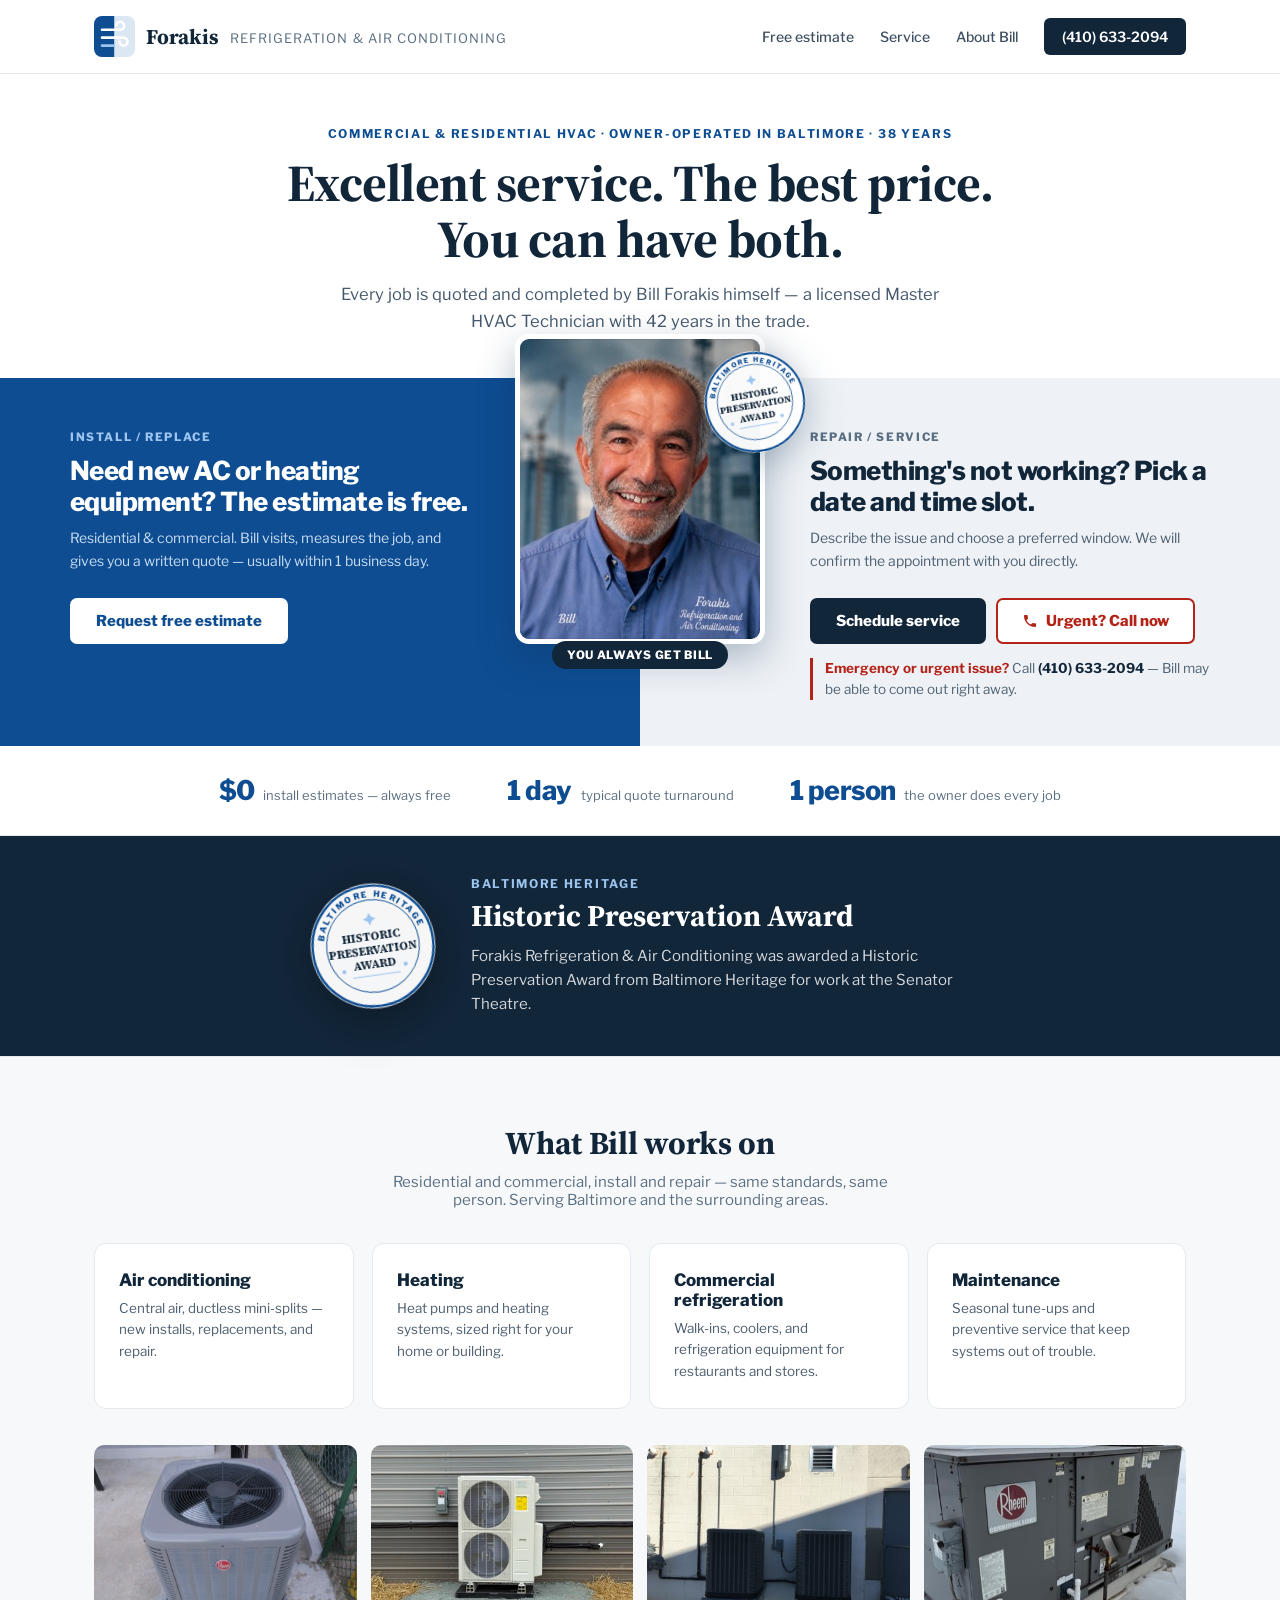
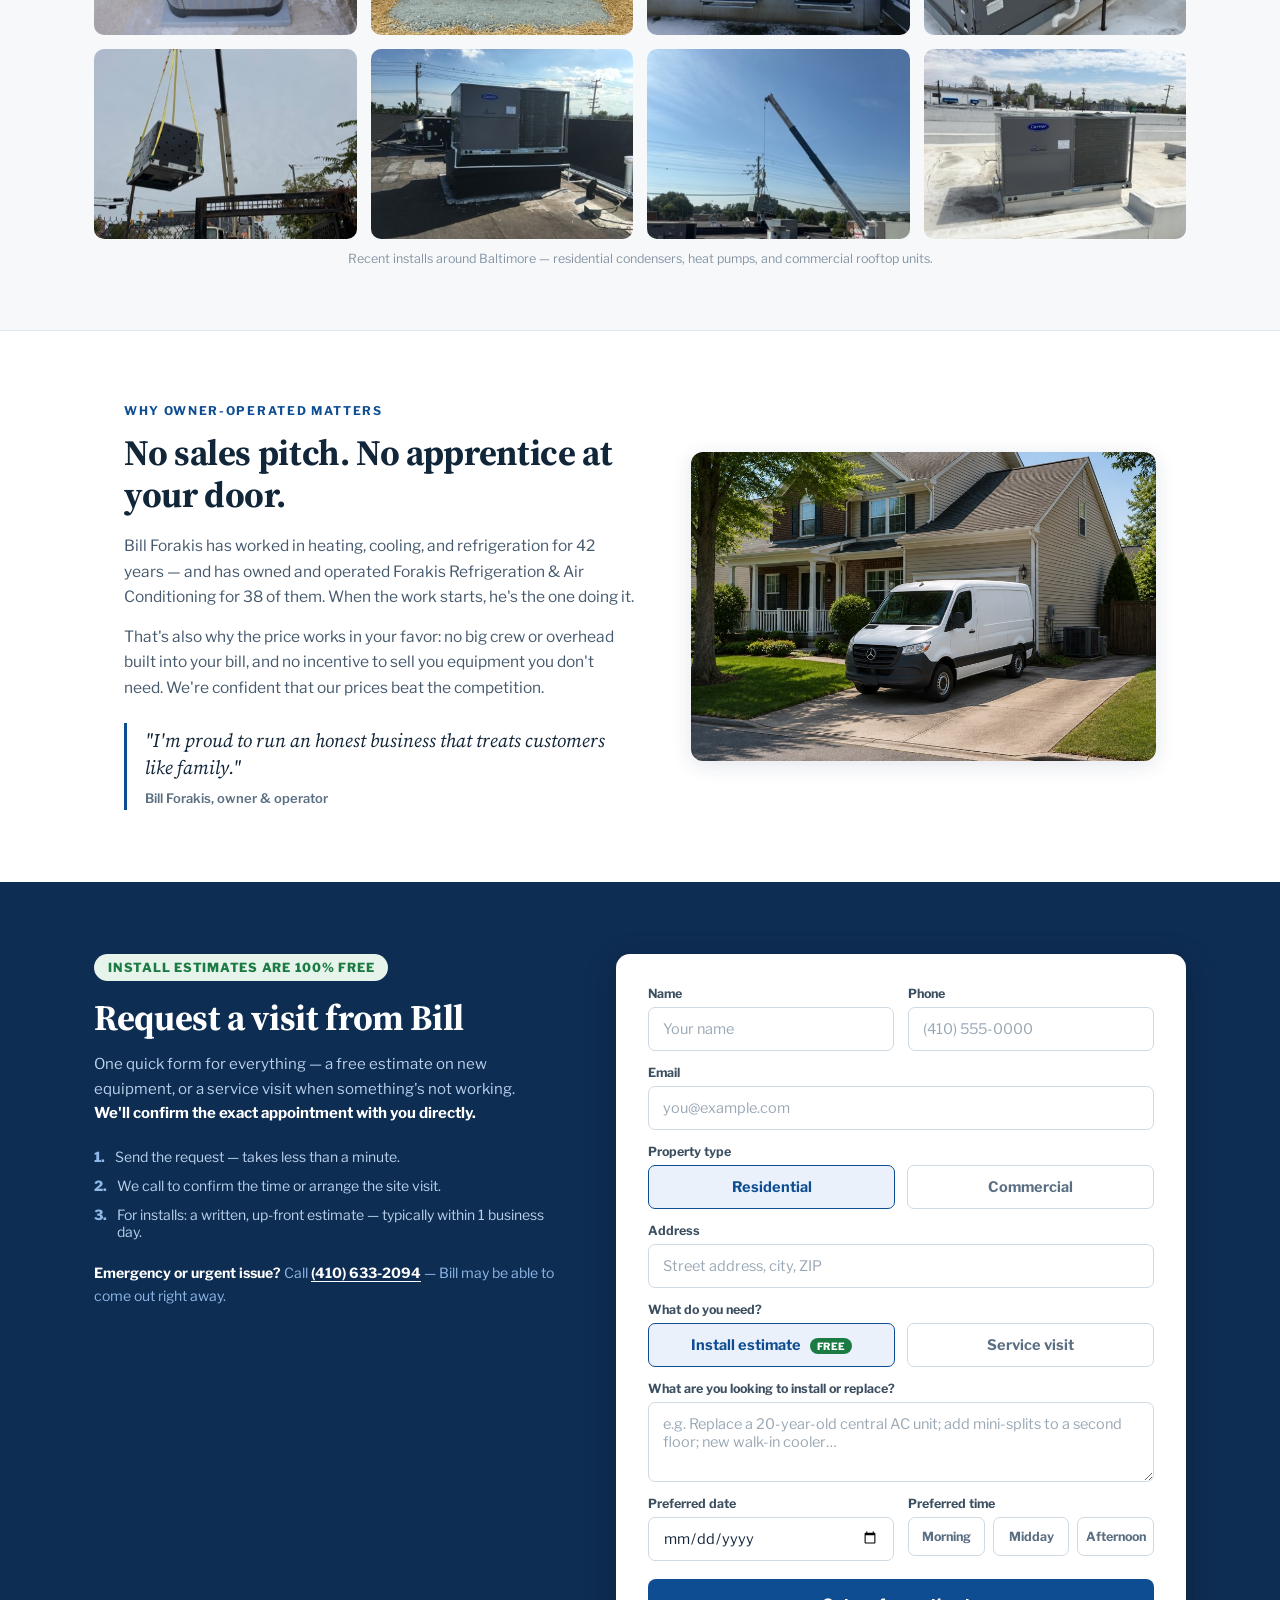
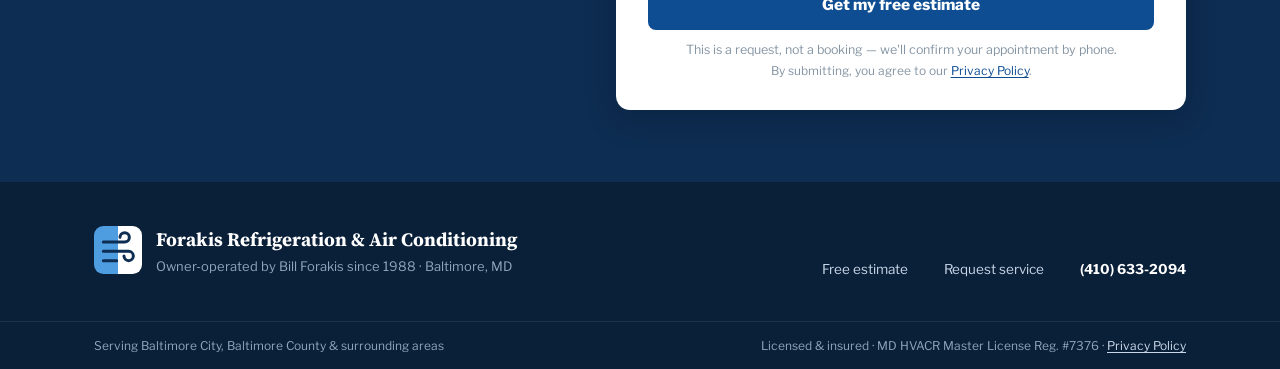
<file: index.html>
<!DOCTYPE html>
<!-- Forakis Refrigeration & Air Conditioning -->
<html lang="en">
<head>
<meta charset="utf-8">
<meta name="viewport" content="width=device-width, initial-scale=1">

<!-- Google tag (gtag.js) — Google Ads AW-18494647049 -->
<script async src="https://www.googletagmanager.com/gtag/js?id=AW-18494647049"></script>
<script>
  window.dataLayer = window.dataLayer || [];
  function gtag(){dataLayer.push(arguments);}
  gtag('js', new Date());
  gtag('config', 'AW-18494647049');
</script>

<!-- Microsoft Advertising UET tag 187278685 -->
<script>
(function(w, d, t, u, o) {
  w[u] = w[u] || [], o.ts = (new Date).getTime();
  var n = d.createElement(t);
  n.src = "https://bat.bing.net/bat.js?ti=" + o.ti + ("uetq" != u ? "&q=" + u : ""),
  n.async = 1, n.onload = n.onreadystatechange = function() {
    var s = this.readyState;
    s && "loaded" !== s && "complete" !== s ||
    (o.q = w[u], w[u] = new UET(o), w[u].push("pageLoad"),
    n.onload = n.onreadystatechange = null)
  };
  var i = d.getElementsByTagName(t)[0];
  i.parentNode.insertBefore(n, i);
})(window, document, "script", "uetq", {
  ti: "187278685",
  enableAutoSpaTracking: true
});
</script>

<title>HVAC Installation &amp; Repair in Baltimore, MD | Forakis Refrigeration &amp; Air Conditioning</title>
<meta name="description" content="Owner-operated HVAC install &amp; service in Baltimore. Free install estimates — quoted by Bill Forakis himself, a Master HVAC Technician with 42 years in the trade. Call (410) 633-2094.">

<link rel="icon" type="image/svg+xml" href="favicon.svg">
<link rel="apple-touch-icon" href="apple-touch-icon.png">
<link rel="canonical" href="https://forakisrefrigeration.com/">

<!-- Open Graph -->
<meta property="og:type" content="website">
<meta property="og:url" content="https://forakisrefrigeration.com/">
<meta property="og:title" content="Excellent service. The best price. You can have both.">
<meta property="og:description" content="Owner-operated HVAC install &amp; service in Baltimore. Free install estimates, typically quoted within 1 business day.">
<meta property="og:image" content="https://forakisrefrigeration.com/images/og-image.jpg">
<meta property="og:site_name" content="Forakis Refrigeration &amp; Air Conditioning">

<link rel="preconnect" href="https://fonts.googleapis.com">
<link rel="preconnect" href="https://fonts.gstatic.com" crossorigin>
<link href="https://fonts.googleapis.com/css2?family=Source+Serif+4:ital,opsz,wght@0,8..60,400;0,8..60,600;0,8..60,700;1,8..60,400&family=Libre+Franklin:wght@400;500;600;700;800&display=swap" rel="stylesheet">

<link rel="stylesheet" href="styles.css?v=11">

<script type="application/ld+json">
{
  "@context": "https://schema.org",
  "@type": "HVACBusiness",
  "name": "Forakis Refrigeration & Air Conditioning",
  "description": "Owner-operated HVAC installation, repair, and commercial refrigeration service in Baltimore, MD. Free install estimates.",
  "telephone": "+14106332094",
  "url": "https://forakisrefrigeration.com/",
  "image": "https://forakisrefrigeration.com/images/og-image.jpg",
  "logo": "https://forakisrefrigeration.com/assets/forakis-mark.svg",
  "address": {
    "@type": "PostalAddress",
    "addressLocality": "Baltimore",
    "addressRegion": "MD",
    "addressCountry": "US"
  },
  "areaServed": ["Baltimore City", "Baltimore County"],
  "founder": {
    "@type": "Person",
    "name": "Bill Forakis",
    "hasCredential": {
      "@type": "EducationalOccupationalCredential",
      "credentialCategory": "license",
      "name": "Maryland HVACR Contractor Master License",
      "identifier": "7376",
      "recognizedBy": {
        "@type": "GovernmentOrganization",
        "name": "Maryland Board of Heating, Ventilation, Air-Conditioning, and Refrigeration Contractors"
      }
    }
  },
  "foundingDate": "1988",
  "award": "Baltimore Heritage Historic Preservation Award — restoration & rehabilitation of the Senator Theatre",
  "priceRange": "$$"
}
</script>
</head>
<body id="top">

<!-- ============ NAV ============ -->
<header class="nav">
  <div class="nav__inner">
    <a href="#top" class="nav__brand" aria-label="Forakis Refrigeration &amp; Air Conditioning — home">
      <img src="assets/forakis-mark.svg" alt="" width="41" height="41" class="nav__mark">
      <span class="nav__lockup">
        <span class="nav__wordmark">Forakis</span>
        <span class="nav__subtitle">Refrigeration &amp; Air Conditioning</span>
      </span>
    </a>
    <nav class="nav__links" aria-label="Primary">
      <a href="#request" class="nav__link" data-request-type="Install">Free estimate</a>
      <a href="#request" class="nav__link" data-request-type="Service">Service</a>
      <a href="#about" class="nav__link">About Bill</a>
      <a href="tel:4106332094" class="nav__phone" data-track="phone"><span class="m-text">Call </span>(410)&nbsp;633-2094</a>
    </nav>
  </div>
</header>

<main>

<!-- ============ HERO ============ -->
<section class="hero" aria-labelledby="hero-title">
  <div class="hero__intro">
    <p class="eyebrow">
      <span class="d-text">Commercial &amp; Residential HVAC · Owner-operated in Baltimore · 38 years</span><span class="m-text">Commercial &amp; Residential HVAC · Baltimore</span>
    </p>
    <h1 id="hero-title" class="hero__title">Excellent service. The best price.<br class="d-br">
      <span class="m-sp"> </span>You can have both.</h1>
    <p class="hero__sub">Every job is quoted and completed by Bill Forakis himself — a licensed Master HVAC Technician with 42 years in the trade.</p>
  </div>

  <div class="hero__split">
    <div class="hero__spine">
      <img src="images/bill-forakis-500.jpg"
           srcset="images/bill-forakis-320.jpg 320w, images/bill-forakis-500.jpg 500w"
           sizes="(min-width: 900px) 250px, 200px"
           alt="Bill Forakis, owner" width="500" height="625"
           class="hero__portrait" fetchpriority="high">
      <div class="hero__badge">YOU ALWAYS GET BILL</div>
      <a href="#award" class="hero__seal" aria-label="Historic Preservation Award from Baltimore Heritage">
        <svg class="award-stamp" viewBox="0 0 160 160" aria-hidden="true" focusable="false">
          <circle cx="80" cy="80" r="78" fill="rgba(255,255,255,.96)"/>
          <circle cx="80" cy="80" r="75.5" fill="none" stroke="#0e4d92" stroke-width="3"/>
          <circle cx="80" cy="80" r="58" fill="none" stroke="#0e4d92" stroke-width="1.2"/>
          <defs>
            <path id="award-arc-top-photo" d="M 18.5,80 A 61.5,61.5 0 0 1 141.5,80"/>
          </defs>
          <text font-family="'Libre Franklin',sans-serif" font-size="10.5" font-weight="800" letter-spacing="2.2" fill="#0e4d92">
            <textPath href="#award-arc-top-photo" startOffset="50%" text-anchor="middle">BALTIMORE HERITAGE</textPath>
          </text>
          <path d="M 80 96.5 m -30 0 h 60" stroke="#9cc4ef" stroke-width="1.4" transform="translate(0,20)"/>
          <path d="M 40 108 a 2.6 2.6 0 1 1 -0.01 0" fill="#9cc4ef" transform="translate(0,-3)"/>
          <path d="M 117.4 108 a 2.6 2.6 0 1 1 -0.01 0" fill="#9cc4ef" transform="translate(0,-3)"/>
          <path d="M 80 38 l 2.6 5.4 5.4 2.6 -5.4 2.6 -2.6 5.4 -2.6 -5.4 -5.4 -2.6 5.4 -2.6 Z" fill="#9cc4ef"/>
          <text x="80" y="73" text-anchor="middle" font-family="'Source Serif 4',serif" font-size="14.5" font-weight="700" fill="#12263a">HISTORIC</text>
          <text x="80" y="90" text-anchor="middle" font-family="'Source Serif 4',serif" font-size="14.5" font-weight="700" fill="#12263a">PRESERVATION</text>
          <text x="80" y="107" text-anchor="middle" font-family="'Source Serif 4',serif" font-size="14.5" font-weight="700" fill="#12263a">AWARD</text>
        </svg>
      </a>
    </div>

    <div class="panel panel--install">
      <div class="panel__content">
        <p class="panel__eyebrow">Install / Replace</p>
        <h2 class="panel__title">Need new AC or heating equipment? The estimate is free.</h2>
        <p class="panel__body"><span class="d-text">Residential &amp; commercial. Bill visits, measures the job, and gives you a written quote — usually within 1 business day.</span><span class="m-text">Residential &amp; commercial. A written quote, usually within 1 business day.</span></p>
        <a href="#request" class="panel__cta panel__cta--light" data-request-type="Install">Request free estimate</a>
      </div>
    </div>
    <div class="panel panel--service">
      <div class="panel__content">
        <p class="panel__eyebrow">Repair / Service</p>
        <h2 class="panel__title">Something's not working? Pick a date and time slot.</h2>
        <p class="panel__body">Describe the issue and choose a preferred window. We will confirm the appointment with you directly.</p>
        <div class="panel__actions">
          <div class="panel__btns">
            <a href="#request" class="panel__cta panel__cta--dark" data-request-type="Service">Schedule service</a>
            <a href="tel:4106332094" class="panel__cta panel__cta--urgent" data-track="phone"><svg class="panel__cta-icon" viewBox="0 0 24 24" aria-hidden="true" focusable="false"><path d="M6.6 10.8a15.1 15.1 0 0 0 6.6 6.6l2.2-2.2a1 1 0 0 1 1-.25 11.4 11.4 0 0 0 3.6.57 1 1 0 0 1 1 1V20a1 1 0 0 1-1 1A17 17 0 0 1 3 4a1 1 0 0 1 1-1h3.5a1 1 0 0 1 1 1c0 1.25.2 2.45.57 3.57a1 1 0 0 1-.25 1z"/></svg>Urgent? Call now</a>
          </div>
          <p class="panel__urgent"><strong>Emergency or urgent issue?</strong> Call <a href="tel:4106332094" data-track="phone">(410)&nbsp;633-2094</a> — Bill may be able to come out right away.</p>
        </div>
      </div>
    </div>
  </div>

  <div class="stats">
    <div class="stat"><span class="stat__num">$0</span><span class="stat__label"><span class="d-text">install estimates — always free</span><span class="m-text">install estimates</span></span></div>
    <div class="stat"><span class="stat__num">1 day</span><span class="stat__label"><span class="d-text">typical quote turnaround</span><span class="m-text">quote turnaround</span></span></div>
    <div class="stat"><span class="stat__num">1 person</span><span class="stat__label"><span class="d-text">the owner does every job</span><span class="m-text">the owner, every job</span></span></div>
  </div>
</section>

<!-- ============ AWARD ============ -->
<section class="award" id="award" aria-labelledby="award-title">
  <div class="award__inner">
    <svg class="award-stamp" viewBox="0 0 160 160" role="img" aria-labelledby="award-stamp-title">
      <title id="award-stamp-title">Historic Preservation Award — Baltimore Heritage</title>
      <circle cx="80" cy="80" r="78" fill="rgba(255,255,255,.96)"/>
      <circle cx="80" cy="80" r="75.5" fill="none" stroke="#0e4d92" stroke-width="3"/>
      <circle cx="80" cy="80" r="58" fill="none" stroke="#0e4d92" stroke-width="1.2"/>
      <defs>
        <path id="award-arc-top" d="M 18.5,80 A 61.5,61.5 0 0 1 141.5,80"/>
      </defs>
      <text font-family="'Libre Franklin',sans-serif" font-size="10.5" font-weight="800" letter-spacing="2.2" fill="#0e4d92">
        <textPath href="#award-arc-top" startOffset="50%" text-anchor="middle">BALTIMORE HERITAGE</textPath>
      </text>
      <path d="M 80 96.5 m -30 0 h 60" stroke="#9cc4ef" stroke-width="1.4" transform="translate(0,20)"/>
      <path d="M 40 108 a 2.6 2.6 0 1 1 -0.01 0" fill="#9cc4ef" transform="translate(0,-3)"/>
      <path d="M 117.4 108 a 2.6 2.6 0 1 1 -0.01 0" fill="#9cc4ef" transform="translate(0,-3)"/>
      <path d="M 80 38 l 2.6 5.4 5.4 2.6 -5.4 2.6 -2.6 5.4 -2.6 -5.4 -5.4 -2.6 5.4 -2.6 Z" fill="#9cc4ef"/>
      <text x="80" y="73" text-anchor="middle" font-family="'Source Serif 4',serif" font-size="14.5" font-weight="700" fill="#12263a">HISTORIC</text>
      <text x="80" y="90" text-anchor="middle" font-family="'Source Serif 4',serif" font-size="14.5" font-weight="700" fill="#12263a">PRESERVATION</text>
      <text x="80" y="107" text-anchor="middle" font-family="'Source Serif 4',serif" font-size="14.5" font-weight="700" fill="#12263a">AWARD</text>
    </svg>
    <div class="award__text">
      <p class="award__eyebrow">Baltimore Heritage</p>
      <h2 id="award-title" class="award__title">Historic Preservation Award</h2>
      <p class="award__body">Forakis Refrigeration &amp; Air Conditioning was awarded a Historic Preservation Award from Baltimore Heritage for work at the Senator Theatre.</p>
    </div>
  </div>
</section>

<!-- ============ SERVICES ============ -->
<section class="services" aria-labelledby="services-title">
  <div class="services__inner">
    <div class="services__header">
      <div class="services__heading">
        <h2 id="services-title" class="services__title">What Bill works on</h2>
        <p class="services__sub">Residential and commercial, install and repair — same standards, same person.<span class="d-text"> Serving Baltimore and the surrounding areas.</span></p>
      </div>
    </div>
    <div class="services__cards">
      <div class="card">
        <h3 class="card__title">Air conditioning</h3>
        <p class="card__body"><span class="d-text">Central air, ductless mini-splits — new installs, replacements, and repair.</span><span class="m-text">Central air &amp; mini-splits</span></p>
      </div>
      <div class="card">
        <h3 class="card__title">Heating</h3>
        <p class="card__body"><span class="d-text">Heat pumps and heating systems, sized right for your home or building.</span><span class="m-text">Heat pumps &amp; systems</span></p>
      </div>
      <div class="card">
        <h3 class="card__title"><span class="d-text">Commercial refrigeration</span><span class="m-text">Refrigeration</span></h3>
        <p class="card__body"><span class="d-text">Walk-ins, coolers, and refrigeration equipment for restaurants and stores.</span><span class="m-text">Walk-ins &amp; coolers</span></p>
      </div>
      <div class="card">
        <h3 class="card__title">Maintenance</h3>
        <p class="card__body"><span class="d-text">Seasonal tune-ups and preventive service that keep systems out of trouble.</span><span class="m-text">Seasonal tune-ups</span></p>
      </div>
    </div>
    <div class="photo-grid">
      <img loading="lazy" src="images/condenser-install-800.jpg" srcset="images/condenser-install-400.jpg 400w, images/condenser-install-800.jpg 800w" sizes="(min-width: 900px) 270px, 50vw" alt="Residential condenser install">
      <img loading="lazy" src="images/heat-pump-install-800.jpg" srcset="images/heat-pump-install-400.jpg 400w, images/heat-pump-install-800.jpg 800w" sizes="(min-width: 900px) 270px, 50vw" alt="High-efficiency heat pump install">
      <img loading="lazy" src="images/twin-condensers-800.jpg" srcset="images/twin-condensers-400.jpg 400w, images/twin-condensers-800.jpg 800w" sizes="(min-width: 900px) 270px, 50vw" alt="Twin condenser units on wall-mounted brackets">
      <img loading="lazy" src="images/rooftop-unit-800.jpg" srcset="images/rooftop-unit-400.jpg 400w, images/rooftop-unit-800.jpg 800w" sizes="(min-width: 900px) 270px, 50vw" alt="Commercial rooftop unit">
      <img loading="lazy" src="images/crane-lift-800.jpg" srcset="images/crane-lift-400.jpg 400w, images/crane-lift-800.jpg 800w" sizes="(min-width: 900px) 270px, 50vw" alt="Crane-lifting a rooftop unit into place">
      <img loading="lazy" class="d-cell" src="images/rooftop-install-800.jpg" srcset="images/rooftop-install-400.jpg 400w, images/rooftop-install-800.jpg 800w" sizes="(min-width: 900px) 270px, 50vw" alt="Commercial rooftop install">
      <img loading="lazy" class="d-cell" src="images/crane-roof-800.jpg" srcset="images/crane-roof-400.jpg 400w, images/crane-roof-800.jpg 800w" sizes="(min-width: 900px) 270px, 50vw" alt="Crane setting equipment on a commercial roof">
      <img loading="lazy" src="images/packaged-rtu-800.jpg" srcset="images/packaged-rtu-400.jpg 400w, images/packaged-rtu-800.jpg 800w" sizes="(min-width: 900px) 270px, 50vw" alt="Packaged rooftop unit install">
    </div>
    <p class="photo-caption">Recent installs around Baltimore<span class="d-text"> — residential condensers, heat pumps, and commercial rooftop units.</span></p>
  </div>
</section>

<!-- ============ ABOUT BILL ============ -->
<section class="about" id="about" aria-labelledby="about-title">
  <div class="about__text">
    <p class="eyebrow">Why owner-operated matters</p>
    <h2 id="about-title" class="about__title">No sales pitch. No apprentice at your door.</h2>
    <p class="about__body">Bill Forakis has worked in heating, cooling, and refrigeration for 42 years — and has owned and operated Forakis Refrigeration &amp; Air Conditioning for 38 of them. When the work starts, he's the one doing it.</p>
    <p class="about__body">That's also why the price works in your favor: no big crew or overhead built into your bill, and no incentive to sell you equipment you don't need. We're confident that our prices beat the competition.</p>
    <blockquote class="pullquote">
      <p class="pullquote__text">"I'm proud to run an honest business that treats customers like family."</p>
      <footer class="pullquote__attr">Bill Forakis, owner &amp; operator</footer>
    </blockquote>
  </div>
  <div class="about__media">
    <img class="about__photo" loading="lazy"
         src="images/service-van-900.jpg"
         srcset="images/service-van-450.jpg 450w, images/service-van-900.jpg 900w"
         sizes="(min-width: 900px) 460px, 100vw"
         width="900" height="600"
         alt="Service van in the driveway of a Baltimore-area home">
  </div>
</section>

<!-- ============ COMBINED REQUEST FORM ============ -->
<section class="request" id="request" aria-labelledby="request-title">
  <div class="request__inner">
    <div class="request__copy">
      <p class="pill pill--free">INSTALL ESTIMATES ARE 100% FREE</p>
      <h2 id="request-title" class="request__title">Request a visit from Bill</h2>
      <p class="request__sub"><span class="d-text">One quick form for everything — a free estimate on new equipment, or a service visit when something's not working. </span><span class="m-text">One quick form — a free install estimate or a service visit. </span><strong>We'll confirm the exact appointment with you directly.</strong></p>
      <ol class="steps d-block">
        <li class="steps__item"><span class="steps__num">1.</span><span>Send the request — takes less than a minute.</span></li>
        <li class="steps__item"><span class="steps__num">2.</span><span>We call to confirm the time or arrange the site visit.</span></li>
        <li class="steps__item"><span class="steps__num">3.</span><span>For installs: a written, up-front estimate — typically within 1 business day.</span></li>
      </ol>
      <p class="request__urgent"><strong>Emergency or urgent issue?</strong> Call <a href="tel:4106332094" data-track="phone">(410)&nbsp;633-2094</a> — Bill may be able to come out right away.</p>
    </div>

    <div class="request__cardwrap">
      <form class="form-card" id="request-form" novalidate>
        <div class="row-2">
          <div class="field">
            <label class="field__label m-hide-label" for="f-name">Name</label>
            <input class="field__input" id="f-name" name="name" placeholder="Your name" autocomplete="name" required>
            <p class="field__error" id="err-name" hidden>Please enter your name.</p>
          </div>
          <div class="field">
            <label class="field__label m-hide-label" for="f-phone">Phone</label>
            <input class="field__input" id="f-phone" name="phone" placeholder="(410) 555-0000" type="tel" autocomplete="tel" required>
            <p class="field__error" id="err-phone" hidden>Please enter a valid phone number.</p>
          </div>
        </div>
        <div class="field">
          <label class="field__label m-hide-label" for="f-email">Email</label>
          <input class="field__input" id="f-email" name="email" placeholder="you@example.com" type="email" autocomplete="email">
          <p class="field__error" id="err-email" hidden>That email doesn't look right — please check it.</p>
        </div>

        <!-- honeypot — leave empty -->
        <div class="hp" aria-hidden="true"><label>Website<input name="website" tabindex="-1" autocomplete="off"></label></div>

        <fieldset class="field">
          <legend class="field__label">Property type</legend>
          <div class="toggle-grid toggle-grid--2">
            <label class="toggle is-selected"><input type="radio" name="propertyType" value="Residential" checked><span>Residential</span></label>
            <label class="toggle"><input type="radio" name="propertyType" value="Commercial"><span>Commercial</span></label>
          </div>
        </fieldset>

        <div class="field">
          <label class="field__label m-hide-label" for="f-address">Address</label>
          <input class="field__input" id="f-address" name="address" placeholder="Street address, city, ZIP" autocomplete="street-address">
        </div>

        <fieldset class="field">
          <legend class="field__label">What do you need?</legend>
          <div class="toggle-grid toggle-grid--2">
            <label class="toggle is-selected"><input type="radio" name="requestType" value="Install" checked><span>Install estimate <span class="free-tag">FREE</span></span></label>
            <label class="toggle"><input type="radio" name="requestType" value="Service"><span>Service visit</span></label>
          </div>
        </fieldset>

        <div class="field">
          <label class="field__label" for="f-details" id="details-label">What are you looking to install or replace?</label>
          <textarea class="field__input" id="f-details" name="details" rows="3" required
            placeholder="e.g. Replace a 20-year-old central AC unit; add mini-splits to a second floor; new walk-in cooler…"></textarea>
          <p class="field__error" id="err-details" hidden>Please add a few words so Bill knows what you need.</p>
        </div>

        <div class="row-2 row-2--schedule">
          <div class="field">
            <label class="field__label" for="f-date">Preferred date</label>
            <input class="field__input field__input--date" id="f-date" name="date" type="date">
          </div>
          <fieldset class="field">
            <legend class="field__label">Preferred time</legend>
            <div class="toggle-grid toggle-grid--3">
              <label class="toggle toggle--slot"><input type="radio" name="slot" value="Morning"><span>Morning</span></label>
              <label class="toggle toggle--slot"><input type="radio" name="slot" value="Midday"><span>Midday</span></label>
              <label class="toggle toggle--slot"><input type="radio" name="slot" value="Afternoon"><span>Afternoon</span></label>
            </div>
          </fieldset>
        </div>

        <p class="form-error" id="form-error" hidden>Something went wrong sending your request. Please try again, or call <a href="tel:4106332094" data-track="phone">(410)&nbsp;633-2094</a>.</p>

        <button type="submit" class="form-submit" id="submit-btn">Get my free estimate</button>
        <p class="form-footnote">This is a request, not a booking — we'll confirm your appointment by phone.</p>
        <p class="form-consent">By submitting, you agree to our <a href="privacy.html">Privacy Policy</a>.</p>
      </form>

      <div class="confirm-card" id="confirm-card" hidden tabindex="-1">
        <div class="confirm-card__check" aria-hidden="true">✓</div>
        <h3 class="confirm-card__title" id="confirm-title">Estimate request received</h3>
        <p class="confirm-card__body">Thanks<span id="confirm-name"></span>. We'll call you to confirm<span id="confirm-slot"></span>. If it's urgent, call <a href="tel:4106332094" data-track="phone">(410)&nbsp;633-2094</a>.</p>
      </div>
    </div>
  </div>
</section>

</main>

<!-- ============ FOOTER ============ -->
<footer class="footer">
  <div class="footer__main">
    <div class="footer__brand">
      <img src="assets/forakis-mark-dark.svg" alt="" width="48" height="48" class="footer__mark">
      <div>
        <p class="footer__name">Forakis Refrigeration &amp; Air Conditioning</p>
        <p class="footer__tag">Owner-operated by Bill Forakis since 1988 · Baltimore, MD</p>
      </div>
    </div>
    <div class="footer__links">
      <a href="#request" class="footer__link d-inline" data-request-type="Install">Free estimate</a>
      <a href="#request" class="footer__link d-inline" data-request-type="Service">Request service</a>
      <a href="tel:4106332094" class="footer__phone" data-track="phone">(410)&nbsp;633-2094</a>
    </div>
  </div>
  <div class="footer__legal">
    <div class="footer__legal-inner">
      <span>Serving Baltimore City, Baltimore County &amp; surrounding areas</span>
      <span>Licensed &amp; insured · MD HVACR Master License Reg.&nbsp;#7376 · <a href="privacy.html" class="footer__legal-link">Privacy Policy</a></span>
    </div>
  </div>
</footer>

<script src="main.js?v=4"></script>
</body>
</html>
</file>
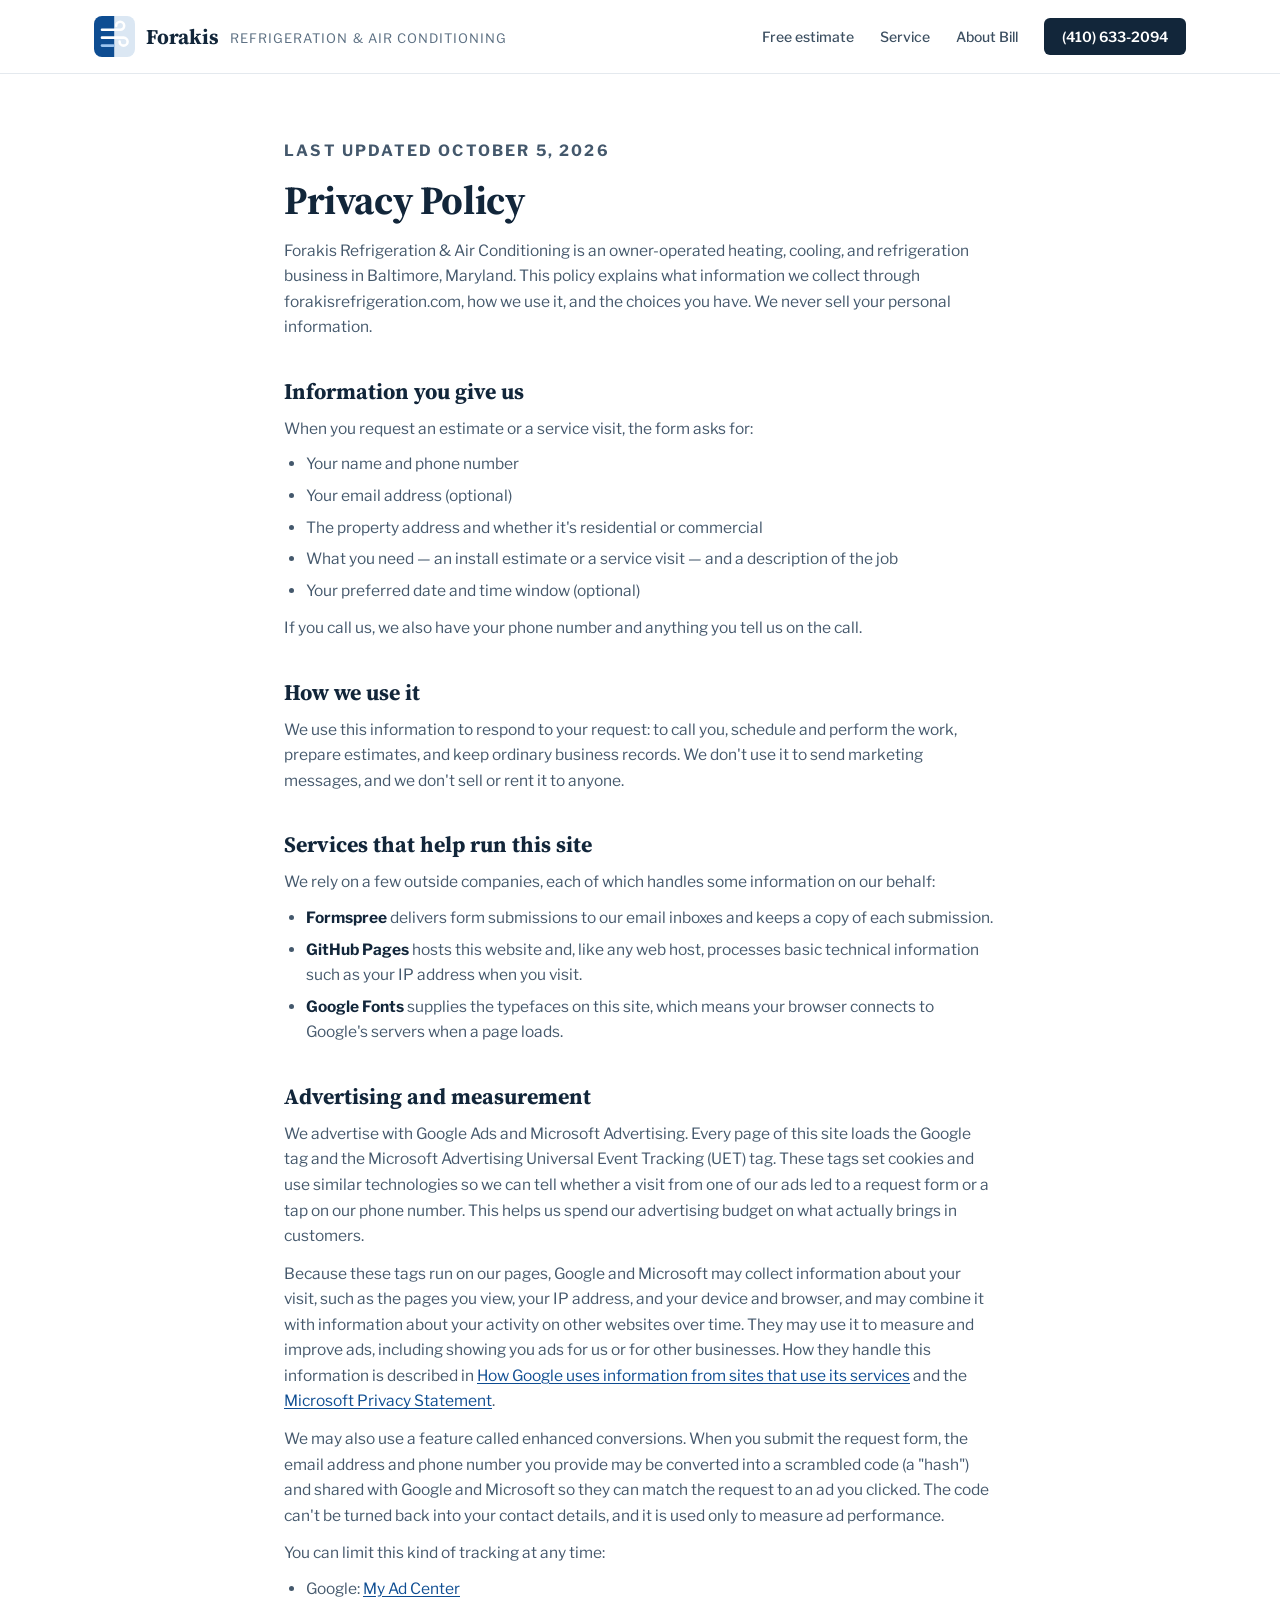
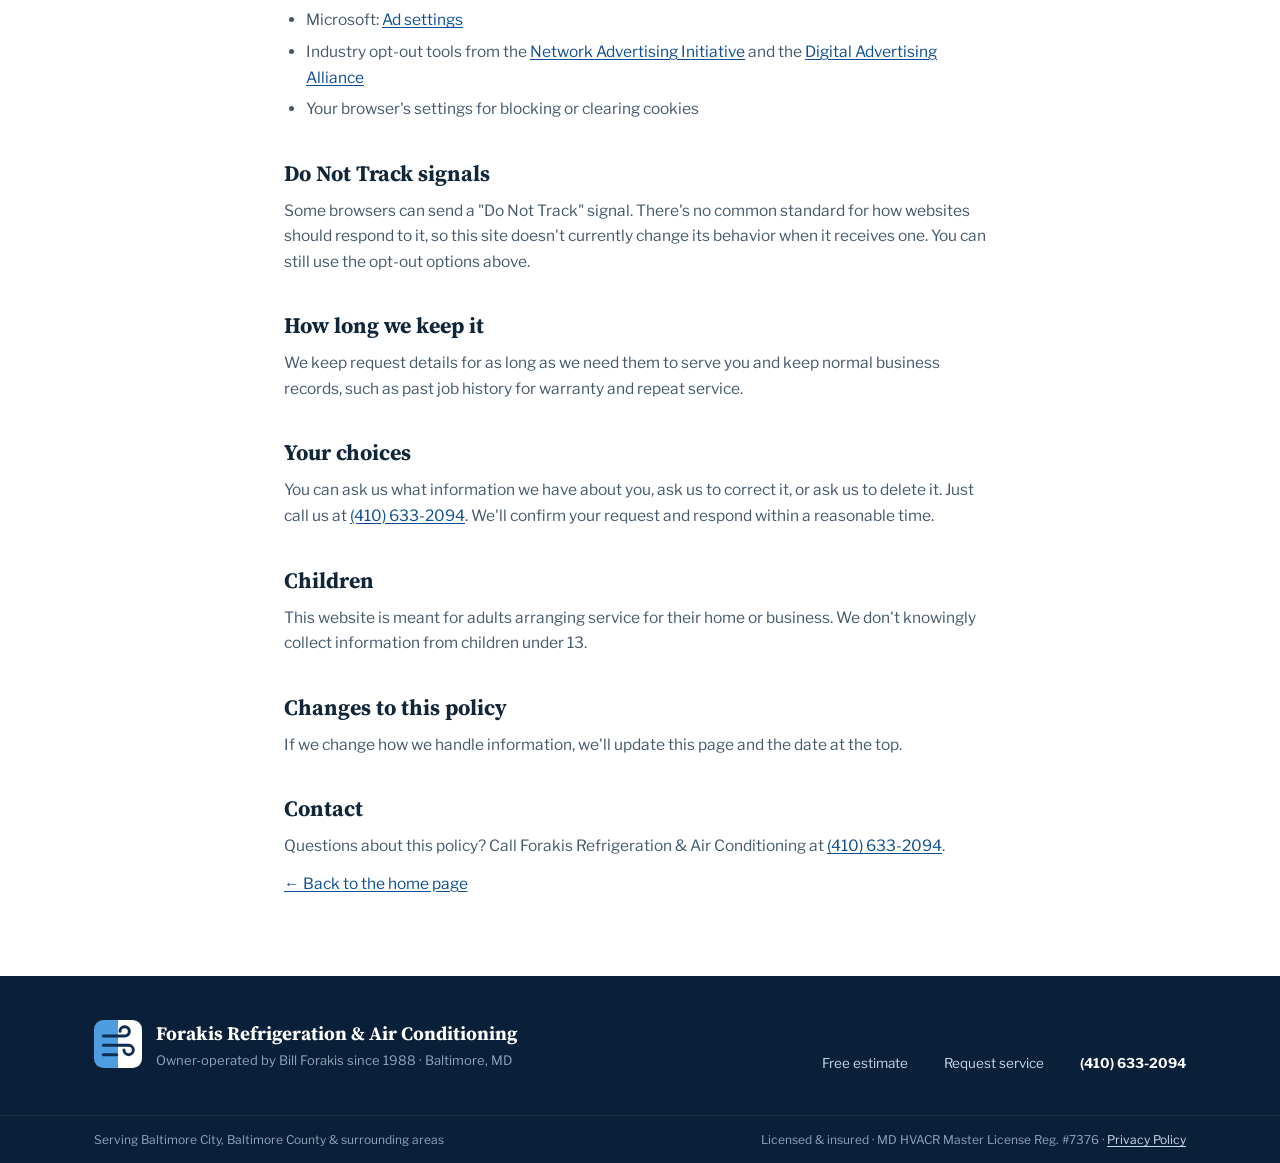
<file: privacy.html>
<!DOCTYPE html>
<!-- Forakis Refrigeration & Air Conditioning -->
<html lang="en">
<head>
<meta charset="utf-8">
<meta name="viewport" content="width=device-width, initial-scale=1">

<!-- Google tag (gtag.js) — Google Ads AW-18494647049 -->
<script async src="https://www.googletagmanager.com/gtag/js?id=AW-18494647049"></script>
<script>
  window.dataLayer = window.dataLayer || [];
  function gtag(){dataLayer.push(arguments);}
  gtag('js', new Date());
  gtag('config', 'AW-18494647049');
</script>

<!-- Microsoft Advertising UET tag 187278685 -->
<script>
(function(w, d, t, u, o) {
  w[u] = w[u] || [], o.ts = (new Date).getTime();
  var n = d.createElement(t);
  n.src = "https://bat.bing.net/bat.js?ti=" + o.ti + ("uetq" != u ? "&q=" + u : ""),
  n.async = 1, n.onload = n.onreadystatechange = function() {
    var s = this.readyState;
    s && "loaded" !== s && "complete" !== s ||
    (o.q = w[u], w[u] = new UET(o), w[u].push("pageLoad"),
    n.onload = n.onreadystatechange = null)
  };
  var i = d.getElementsByTagName(t)[0];
  i.parentNode.insertBefore(n, i);
})(window, document, "script", "uetq", {
  ti: "187278685",
  enableAutoSpaTracking: true
});
</script>

<title>Privacy Policy | Forakis Refrigeration &amp; Air Conditioning</title>
<meta name="description" content="How Forakis Refrigeration &amp; Air Conditioning collects, uses, and protects information submitted through forakisrefrigeration.com.">

<link rel="icon" type="image/svg+xml" href="favicon.svg">
<link rel="apple-touch-icon" href="apple-touch-icon.png">
<link rel="canonical" href="https://forakisrefrigeration.com/privacy.html">

<link rel="preconnect" href="https://fonts.googleapis.com">
<link rel="preconnect" href="https://fonts.gstatic.com" crossorigin>
<link href="https://fonts.googleapis.com/css2?family=Source+Serif+4:ital,opsz,wght@0,8..60,400;0,8..60,600;0,8..60,700;1,8..60,400&family=Libre+Franklin:wght@400;500;600;700;800&display=swap" rel="stylesheet">

<link rel="stylesheet" href="styles.css?v=11">
</head>
<body id="top">

<!-- ============ NAV ============ -->
<header class="nav">
  <div class="nav__inner">
    <a href="index.html" class="nav__brand" aria-label="Forakis Refrigeration &amp; Air Conditioning — home">
      <img src="assets/forakis-mark.svg" alt="" width="41" height="41" class="nav__mark">
      <span class="nav__lockup">
        <span class="nav__wordmark">Forakis</span>
        <span class="nav__subtitle">Refrigeration &amp; Air Conditioning</span>
      </span>
    </a>
    <nav class="nav__links" aria-label="Primary">
      <a href="index.html#request" class="nav__link">Free estimate</a>
      <a href="index.html#request" class="nav__link">Service</a>
      <a href="index.html#about" class="nav__link">About Bill</a>
      <a href="tel:4106332094" class="nav__phone"><span class="m-text">Call </span>(410)&nbsp;633-2094</a>
    </nav>
  </div>
</header>

<main class="legal">
  <p class="eyebrow">Last updated October 5, 2026</p>
  <h1 class="legal__title">Privacy Policy</h1>
  <p class="legal__lede">Forakis Refrigeration &amp; Air Conditioning is an owner-operated heating, cooling, and refrigeration business in Baltimore, Maryland. This policy explains what information we collect through forakisrefrigeration.com, how we use it, and the choices you have. We never sell your personal information.</p>

  <h2>Information you give us</h2>
  <p>When you request an estimate or a service visit, the form asks for:</p>
  <ul>
    <li>Your name and phone number</li>
    <li>Your email address (optional)</li>
    <li>The property address and whether it's residential or commercial</li>
    <li>What you need — an install estimate or a service visit — and a description of the job</li>
    <li>Your preferred date and time window (optional)</li>
  </ul>
  <p>If you call us, we also have your phone number and anything you tell us on the call.</p>

  <h2>How we use it</h2>
  <p>We use this information to respond to your request: to call you, schedule and perform the work, prepare estimates, and keep ordinary business records. We don't use it to send marketing messages, and we don't sell or rent it to anyone.</p>

  <h2>Services that help run this site</h2>
  <p>We rely on a few outside companies, each of which handles some information on our behalf:</p>
  <ul>
    <li><strong>Formspree</strong> delivers form submissions to our email inboxes and keeps a copy of each submission.</li>
    <li><strong>GitHub Pages</strong> hosts this website and, like any web host, processes basic technical information such as your IP address when you visit.</li>
    <li><strong>Google Fonts</strong> supplies the typefaces on this site, which means your browser connects to Google's servers when a page loads.</li>
  </ul>

  <h2>Advertising and measurement</h2>
  <p>We advertise with Google Ads and Microsoft Advertising. Every page of this site loads the Google tag and the Microsoft Advertising Universal Event Tracking (UET) tag. These tags set cookies and use similar technologies so we can tell whether a visit from one of our ads led to a request form or a tap on our phone number. This helps us spend our advertising budget on what actually brings in customers.</p>
  <p>Because these tags run on our pages, Google and Microsoft may collect information about your visit, such as the pages you view, your IP address, and your device and browser, and may combine it with information about your activity on other websites over time. They may use it to measure and improve ads, including showing you ads for us or for other businesses. How they handle this information is described in <a href="https://policies.google.com/technologies/partner-sites" rel="noopener">How Google uses information from sites that use its services</a> and the <a href="https://privacy.microsoft.com/privacystatement" rel="noopener">Microsoft Privacy Statement</a>.</p>
  <p>We may also use a feature called enhanced conversions. When you submit the request form, the email address and phone number you provide may be converted into a scrambled code (a "hash") and shared with Google and Microsoft so they can match the request to an ad you clicked. The code can't be turned back into your contact details, and it is used only to measure ad performance.</p>
  <p>You can limit this kind of tracking at any time:</p>
  <ul>
    <li>Google: <a href="https://myadcenter.google.com/" rel="noopener">My Ad Center</a></li>
    <li>Microsoft: <a href="https://account.microsoft.com/privacy/ad-settings" rel="noopener">Ad settings</a></li>
    <li>Industry opt-out tools from the <a href="https://optout.networkadvertising.org/" rel="noopener">Network Advertising Initiative</a> and the <a href="https://optout.aboutads.info/" rel="noopener">Digital Advertising Alliance</a></li>
    <li>Your browser's settings for blocking or clearing cookies</li>
  </ul>

  <h2>Do Not Track signals</h2>
  <p>Some browsers can send a "Do Not Track" signal. There's no common standard for how websites should respond to it, so this site doesn't currently change its behavior when it receives one. You can still use the opt-out options above.</p>

  <h2>How long we keep it</h2>
  <p>We keep request details for as long as we need them to serve you and keep normal business records, such as past job history for warranty and repeat service.</p>

  <h2>Your choices</h2>
  <p>You can ask us what information we have about you, ask us to correct it, or ask us to delete it. Just call us at <a href="tel:4106332094">(410)&nbsp;633-2094</a>. We'll confirm your request and respond within a reasonable time.</p>

  <h2>Children</h2>
  <p>This website is meant for adults arranging service for their home or business. We don't knowingly collect information from children under 13.</p>

  <h2>Changes to this policy</h2>
  <p>If we change how we handle information, we'll update this page and the date at the top.</p>

  <h2>Contact</h2>
  <p>Questions about this policy? Call Forakis Refrigeration &amp; Air Conditioning at <a href="tel:4106332094">(410)&nbsp;633-2094</a>.</p>

  <p class="legal__back"><a href="index.html">← Back to the home page</a></p>
</main>

<!-- ============ FOOTER ============ -->
<footer class="footer">
  <div class="footer__main">
    <div class="footer__brand">
      <img src="assets/forakis-mark-dark.svg" alt="" width="48" height="48" class="footer__mark">
      <div>
        <p class="footer__name">Forakis Refrigeration &amp; Air Conditioning</p>
        <p class="footer__tag">Owner-operated by Bill Forakis since 1988 · Baltimore, MD</p>
      </div>
    </div>
    <div class="footer__links">
      <a href="index.html#request" class="footer__link d-inline">Free estimate</a>
      <a href="index.html#request" class="footer__link d-inline">Request service</a>
      <a href="tel:4106332094" class="footer__phone">(410)&nbsp;633-2094</a>
    </div>
  </div>
  <div class="footer__legal">
    <div class="footer__legal-inner">
      <span>Serving Baltimore City, Baltimore County &amp; surrounding areas</span>
      <span>Licensed &amp; insured · MD HVACR Master License Reg.&nbsp;#7376 · <a href="privacy.html" class="footer__legal-link">Privacy Policy</a></span>
    </div>
  </div>
</footer>

</body>
</html>
</file>
<file: styles.css>
/* ============================================================
   Forakis Refrigeration & Air Conditioning — production styles
   Recreates the approved desktop (≥900px) and mobile designs.
   ============================================================ */

:root{
  --ink:#12263a;
  --blue:#0e4d92;
  --blue-hover:#0a3a70;
  --navy-form:#0e2d52;
  --navy-footer:#0a1f38;
  --panel-light:#eef2f6;
  --band:#f6f8fa;
  --muted:#44586c;
  --muted-2:#5b6f82;
  --muted-3:#4c5d6e;
  --muted-4:#4e6072;
  --label:#3c4f61;
  --hairline:#e4e9ee;
  --input-border:#cfd9e2;
  --caption:#8595a4;
  --placeholder:#9aa8b5;
  --green:#1c7a43;
  --green-bg:#e7f4ec;
  --error:#b42318;
  --urgent:#b42318;
  --serif:'Source Serif 4', Georgia, serif;
  --sans:'Libre Franklin', -apple-system, 'Segoe UI', sans-serif;
}

*,*::before,*::after{box-sizing:border-box}
html{scroll-behavior:smooth}
@media (prefers-reduced-motion: reduce){
  html{scroll-behavior:auto}
  *,*::before,*::after{transition:none !important}
}
body{margin:0;background:#fff;font-family:var(--sans);color:var(--ink);-webkit-font-smoothing:antialiased}
a{color:var(--blue);text-decoration:none}
a:hover{color:var(--blue-hover)}
img{max-width:100%}
h1,h2,h3,p,fieldset,legend,blockquote,ol{margin:0;padding:0}
fieldset{border:0;min-width:0}
input,select,textarea,button{font-family:var(--sans)}
input::placeholder,textarea::placeholder{color:var(--placeholder)}
a:focus-visible,button:focus-visible{outline:2px solid var(--blue);outline-offset:2px}

/* responsive text/element swaps: desktop-only vs mobile-only */
.m-text,.m-sp{display:none}
.sr-only{position:absolute;width:1px;height:1px;padding:0;margin:-1px;overflow:hidden;clip:rect(0 0 0 0);white-space:nowrap;border:0}

.eyebrow{font-size:12px;font-weight:700;letter-spacing:.14em;text-transform:uppercase;color:var(--blue);margin-bottom:14px}

/* ============ NAV ============ */
.nav{position:sticky;top:0;z-index:20;background:rgba(255,255,255,.96);-webkit-backdrop-filter:blur(8px);backdrop-filter:blur(8px);border-bottom:1px solid var(--hairline)}
.nav__inner{max-width:1140px;margin:0 auto;display:flex;align-items:center;justify-content:space-between;padding:16px 24px}
.nav__brand{display:flex;align-items:center;gap:11px;color:var(--ink)}
.nav__brand:hover{color:var(--ink)}
.nav__mark{width:41px;height:41px;display:block}
.nav__lockup{display:flex;align-items:center;gap:11px}
.nav__wordmark{font-family:var(--serif);font-weight:700;font-size:21px;line-height:1}
.nav__subtitle{font-size:13px;color:var(--muted-2);letter-spacing:.08em;text-transform:uppercase;margin-top:3px}
.nav__links{display:flex;align-items:center;gap:26px;font-size:14px;font-weight:500}
.nav__link{color:var(--label)}
.nav__link:hover{color:var(--ink)}
.nav__phone{background:var(--ink);color:#fff;padding:10px 18px;border-radius:6px;font-weight:600}
.nav__phone:hover{color:#fff;background:#0d1c2b}

/* ============ HERO ============ */
.hero__intro{text-align:center;padding:52px 24px 8px}

.hero__title{font-family:var(--serif);font-size:52px;line-height:1.08;font-weight:700;letter-spacing:-.01em;margin-bottom:14px}
.hero__sub{margin:0 auto;font-size:16.5px;line-height:1.6;color:var(--muted);max-width:56ch}

.hero__split{position:relative;display:grid;grid-template-columns:1fr 1fr;margin-top:36px}
.panel{display:flex;flex-direction:column;min-height:340px}
.panel--install{background:var(--blue);color:#fff;padding:52px 170px 46px 0;align-items:flex-end}
.panel--service{background:var(--panel-light);color:var(--ink);padding:52px 0 46px 170px}
.panel__content{width:100%;max-width:424px;display:flex;flex-direction:column;flex:1}
.panel--install .panel__content{padding-left:24px}
.panel--service .panel__content{padding-right:24px}
.panel__eyebrow{font-size:11.5px;font-weight:800;letter-spacing:.14em;text-transform:uppercase;margin-bottom:12px}
.panel--install .panel__eyebrow{color:#9cc4ef}
.panel--service .panel__eyebrow{color:var(--muted-2)}
.panel__title{font-family:var(--sans);font-size:26px;font-weight:800;letter-spacing:-.02em;line-height:1.18;margin-bottom:10px}
.panel__body{margin-bottom:26px;font-size:14px;line-height:1.6}
.panel--install .panel__body{color:#c8ddf4}
.panel--service .panel__body{color:var(--muted-4)}
.panel__cta{margin-top:auto;align-self:flex-start;padding:14px 26px;border-radius:7px;font-weight:800;font-size:15px;cursor:pointer}
.panel__cta--light{background:#fff;color:var(--blue)}
.panel__cta--light:hover{background:#eaf1fb;color:var(--blue)}
.panel__cta--dark{background:var(--ink);color:#fff}
.panel__cta--dark:hover{background:#0d1c2b;color:#fff}
.panel__actions{margin-top:auto}
.panel__urgent{font-size:13.5px;line-height:1.55;color:var(--muted-4);margin-top:14px;padding-left:12px;border-left:3px solid var(--urgent)}
.panel__urgent strong{color:var(--urgent)}
.panel__urgent a{color:var(--ink);font-weight:700;white-space:nowrap}
.panel__btns{display:flex;flex-wrap:wrap;gap:10px}
.panel__btns .panel__cta{margin-top:0}
.panel__cta--urgent{display:inline-flex;align-items:center;gap:8px;background:#fff;color:var(--urgent);box-shadow:inset 0 0 0 2px var(--urgent)}
.panel__cta--urgent:hover{background:var(--urgent);color:#fff}
.panel__cta-icon{width:16px;height:16px;fill:currentColor;flex-shrink:0}

/* desktop: both hero panels share rows (eyebrow, title, body, spacer, buttons)
   so the install and service buttons line up whatever wraps */
@media (min-width: 900px){
  .hero__split{grid-template-rows:auto auto auto 1fr auto}
  .panel--install,.panel--service{display:grid;grid-row:span 5;grid-template-rows:subgrid;align-items:stretch}
  .panel__content{display:grid;grid-row:span 5;grid-template-rows:subgrid}
  .panel--install .panel__content{justify-self:end}
  .panel__content > .panel__cta,.panel__actions{grid-row:5}
  .panel__content > .panel__cta{justify-self:start;align-self:start;margin-top:0}
}

.hero__spine{position:absolute;left:50%;top:0;transform:translate(-50%,-44px);text-align:center;z-index:2;width:250px}
.hero__portrait{width:100%;height:auto;display:block;border-radius:14px;border:5px solid #fff;box-shadow:0 14px 38px rgba(14,45,80,.3)}
.hero__badge{margin-top:-14px;position:relative;display:inline-block;background:var(--ink);color:#fff;font-size:11.5px;font-weight:800;letter-spacing:.06em;padding:7px 15px;border-radius:99px;white-space:nowrap}

/* award seal stamped on the portrait's top corner (links to the award band) */
.hero__seal{position:absolute;top:16px;right:-42px;width:104px;height:104px;z-index:3;border-radius:50%}
.award-stamp{display:block;width:100%;height:100%;transform:rotate(-10deg);filter:drop-shadow(0 8px 18px rgba(14,45,80,.3))}

.stats{display:flex;justify-content:center;gap:56px;padding:28px 24px;border-bottom:1px solid var(--hairline);flex-wrap:wrap}
.stat{display:flex;align-items:baseline;gap:9px}
.stat__num{font-size:27px;font-weight:800;color:var(--blue);letter-spacing:-.02em}
.stat__label{font-size:13px;color:var(--muted-2)}

/* ============ AWARD BAND ============ */
.award{background:var(--ink);color:#fff;scroll-margin-top:80px}
.award__inner{max-width:880px;margin:0 auto;padding:40px 24px;display:flex;align-items:center;justify-content:center;gap:34px}
.award__inner .award-stamp{flex:none;width:128px;height:128px;transform:rotate(-8deg);filter:drop-shadow(0 10px 24px rgba(0,0,0,.35))}
.award__eyebrow{font-size:12px;font-weight:700;letter-spacing:.14em;text-transform:uppercase;color:#9cc4ef;margin-bottom:8px}
.award__title{font-family:var(--serif);font-size:30px;font-weight:700;line-height:1.15;margin-bottom:10px}
.award__body{font-size:15px;line-height:1.6;color:rgba(255,255,255,.82);max-width:50ch}

/* ============ SERVICES ============ */
.services{background:var(--band);border-top:1px solid var(--hairline);border-bottom:1px solid var(--hairline)}
.services__inner{max-width:1140px;margin:0 auto;padding:64px 24px}
.services__header{margin-bottom:34px}
.services__title{font-family:var(--serif);font-size:32px;font-weight:700;letter-spacing:-.01em;text-align:center;margin-bottom:8px}
.services__sub{margin:0 auto;font-size:15px;color:var(--muted-2);text-align:center;max-width:52ch}
.services__cards{display:grid;grid-template-columns:repeat(4,1fr);gap:18px}
.card{background:#fff;border:1px solid var(--hairline);border-radius:12px;padding:26px 24px}
.card__title{font-family:var(--sans);font-size:17px;font-weight:800;margin-bottom:8px}
.card__body{font-size:13.5px;line-height:1.6;color:var(--muted-3)}
.photo-grid{display:grid;grid-template-columns:repeat(4,1fr);gap:14px;margin-top:36px}
.photo-grid img{width:100%;height:190px;object-fit:cover;border-radius:10px;display:block}
.photo-caption{margin-top:12px;font-size:12.5px;color:var(--caption);text-align:center}

/* ============ ABOUT ============ */
.about{max-width:1080px;margin:0 auto;padding:72px 24px;scroll-margin-top:80px;display:grid;grid-template-columns:1.1fr 1fr;gap:56px;align-items:center}
.about__photo{width:100%;height:auto;border-radius:12px;box-shadow:0 4px 20px rgba(14,45,80,.12);display:block}
.about__media{position:relative}
.about__title{font-family:var(--serif);font-size:36px;line-height:1.15;font-weight:700;letter-spacing:-.01em;margin-bottom:18px}
.about__body{margin-bottom:14px;font-size:15.5px;line-height:1.65;color:var(--muted)}
.pullquote{border-left:3px solid var(--blue);padding:4px 0 4px 18px;margin-top:22px}
.pullquote__text{font-family:var(--serif);font-style:italic;font-size:19px;line-height:1.45;color:var(--ink)}
.pullquote__attr{margin-top:8px;font-size:13px;font-weight:600;color:var(--muted-2)}

/* ============ REQUEST FORM ============ */
.request{background:var(--navy-form);scroll-margin-top:80px}
.request__inner{max-width:1140px;margin:0 auto;padding:72px 24px;display:grid;grid-template-columns:.9fr 1.1fr;gap:56px;align-items:start}
.request__copy{position:sticky;top:100px}
.pill--free{display:inline-block;background:var(--green-bg);color:var(--green);font-size:12.5px;font-weight:800;letter-spacing:.06em;padding:6px 14px;border-radius:99px;margin-bottom:16px}
.request__title{font-family:var(--serif);font-size:36px;line-height:1.15;font-weight:700;letter-spacing:-.01em;color:#fff;margin-bottom:14px}
.request__sub{margin-bottom:22px;font-size:15px;line-height:1.65;color:#b9d1ec;max-width:44ch}
.request__sub strong{color:#fff}
.steps{list-style:none;display:flex;flex-direction:column;gap:12px;font-size:14px;color:#b9d1ec}
.steps__item{display:flex;gap:10px;align-items:baseline}
.steps__num{color:#8fb8e8;font-weight:800}
.request__urgent{margin-top:22px;font-size:14px;line-height:1.6;color:#8fb8e8}
.request__urgent a{color:#fff;font-weight:700;text-decoration:underline;text-underline-offset:3px}
.request__urgent strong{color:#fff}

.form-card{background:#fff;border-radius:14px;padding:32px;box-shadow:0 8px 30px rgba(4,16,32,.3);display:flex;flex-direction:column;gap:14px}
.row-2{display:grid;grid-template-columns:1fr 1fr;gap:14px}
.row-2--schedule{margin-bottom:4px}
.field{display:flex;flex-direction:column;gap:6px}
.field__label{font-size:12.5px;font-weight:700;color:var(--label)}
legend.field__label{display:block;width:100%;margin-bottom:6px}
fieldset.field{display:block}
.field__input{border:1.5px solid var(--input-border);border-radius:7px;padding:12px 14px;font-size:14.5px;outline:none;width:100%;background:#fff;color:var(--ink)}
textarea.field__input{resize:vertical;min-height:calc(3lh + 24px)}
.field__input--date{padding:11px 14px}
.field__input:focus{border-color:var(--blue)}
.field__input.is-invalid{border-color:var(--error)}
.field__error{font-size:12.5px;color:var(--error)}

.hp{position:absolute;left:-9999px;top:auto;width:1px;height:1px;overflow:hidden}

.toggle-grid{display:grid;gap:12px}
.toggle-grid--2{grid-template-columns:1fr 1fr}
.toggle-grid--3{grid-template-columns:1fr 1fr 1fr;gap:8px}
.toggle{display:block;border-radius:7px;padding:12px 14px;font-size:14.5px;text-align:center;font-weight:700;cursor:pointer;border:1.5px solid var(--input-border);background:#fff;color:var(--muted-2);user-select:none}
.toggle input{position:absolute;opacity:0;pointer-events:none}
.toggle.is-selected{border-color:var(--blue);background:#eaf1fb;color:var(--blue)}
.toggle:has(input:focus-visible){outline:2px solid var(--blue);outline-offset:2px}
.toggle--slot{padding:11px 6px;font-size:12.5px}
.free-tag{display:inline-block;margin-left:6px;font-size:10px;font-weight:800;letter-spacing:.04em;padding:2px 7px;border-radius:99px;background:var(--green-bg);color:var(--green)}
.toggle.is-selected .free-tag{background:var(--green);color:#fff}

.form-error{background:#fdf2f1;border:1px solid #f0c6c1;color:#8a2016;border-radius:8px;padding:12px 14px;font-size:13px;line-height:1.5}
.form-error a{color:#8a2016;font-weight:700;text-decoration:underline}

.form-submit{background:var(--blue);color:#fff;border:0;border-radius:8px;padding:16px;font-weight:800;font-size:15.5px;text-align:center;cursor:pointer}
.form-submit:hover{background:var(--blue-hover)}
.form-submit:disabled{opacity:.7;cursor:default}
.form-footnote{margin-top:-2px;font-size:12.5px;color:var(--caption);text-align:center}

.confirm-card{background:#fff;border-radius:14px;padding:44px 36px;text-align:center}
.confirm-card__check{font-size:38px;margin-bottom:10px;color:var(--green);font-weight:800}
.confirm-card__title{font-family:var(--serif);font-size:24px;font-weight:700;margin-bottom:10px}
.confirm-card__body{margin:0 auto;font-size:14.5px;line-height:1.6;color:var(--muted);max-width:42ch}
.confirm-card__body a{font-weight:700}

/* ============ FOOTER ============ */
.footer{background:var(--navy-footer);color:#8fa5bd}
.footer__main{max-width:1140px;margin:0 auto;padding:44px 24px;display:flex;justify-content:space-between;gap:40px;flex-wrap:wrap;align-items:baseline}
.footer__brand{display:flex;align-items:center;gap:14px}
.footer__mark{width:48px;height:48px;display:block}
.footer__name{font-family:var(--serif);font-weight:700;font-size:19px;color:#fff}
.footer__tag{font-size:13px;margin-top:6px}
.footer__links{display:flex;gap:36px;font-size:13.5px;align-items:baseline}
.footer__link{color:#c9d8e8}
.footer__link:hover{color:#fff}
.footer__phone{color:#fff;font-weight:700}
.footer__phone:hover{color:#fff}
.footer__legal{border-top:1px solid rgba(255,255,255,.08)}
.footer__legal-inner{max-width:1140px;margin:0 auto;padding:16px 24px;font-size:12px;display:flex;justify-content:space-between;flex-wrap:wrap;gap:10px}
.footer__legal-link{color:#c9d8e8;text-decoration:underline;text-underline-offset:2px}
.footer__legal-link:hover{color:#fff}

.form-consent{margin-top:-8px;font-size:12px;color:var(--caption);text-align:center}
.form-consent a{text-decoration:underline;text-underline-offset:2px}

/* ============ LEGAL PAGE ============ */
.legal{max-width:760px;margin:0 auto;padding:64px 24px 80px}
.legal__title{font-family:var(--serif);font-size:40px;line-height:1.1;font-weight:700;letter-spacing:-.01em;margin-bottom:16px}
.legal__lede{font-size:16.5px;line-height:1.65;color:var(--muted);margin-bottom:12px}
.legal h2{font-family:var(--serif);font-size:22px;font-weight:700;margin:36px 0 10px}
.legal p,.legal li{font-size:15.5px;line-height:1.65;color:var(--muted)}
.legal p + p,.legal ul + p{margin-top:12px}
.legal ul{margin:10px 0 0;padding-left:22px;display:flex;flex-direction:column;gap:6px}
.legal a{text-decoration:underline;text-underline-offset:2px}
.legal strong{color:var(--ink)}
.legal__back{margin-top:44px}

/* ============================================================
   MOBILE  (matches the approved ~400px design; fluid below 900)
   ============================================================ */
@media (max-width: 899px){
  .d-text,.d-br,.d-block,.d-cell,.d-inline{display:none}
  .m-text{display:inline}
  .m-sp{display:inline}

  /* nav */
  .nav__inner{padding:14px 20px}
  .nav__brand{gap:9px}
  .nav__mark{width:34px;height:34px}
  .nav__lockup{flex-direction:column;align-items:flex-start;gap:0}
  .nav__wordmark{font-size:19px;line-height:1.1}
  .nav__subtitle{font-size:9.5px;margin-top:0}
  .nav__link{display:none}
  .nav__links{gap:0;flex-shrink:0}
  .nav__phone{border-radius:99px;font-weight:700;font-size:13px;padding:10px 14px;white-space:nowrap}
  .nav__subtitle{line-height:1.35;max-width:150px}

  /* hero */
  .hero__intro{padding:30px 22px 0}
  .eyebrow{font-size:10.5px;margin-bottom:10px}
  .hero__title{font-size:31px;line-height:1.12;margin-bottom:12px}
  .hero__sub{font-size:14px;max-width:36ch;margin-bottom:22px}

  .hero__split{display:block;margin-top:0}
  .hero__spine{position:relative;left:auto;top:auto;transform:none;width:200px;margin:0 auto}
  .hero__portrait{border-width:4px;box-shadow:0 12px 30px rgba(14,45,80,.28)}
  .hero__badge{margin-top:-13px;font-size:10px;padding:6px 13px}

  .panel{min-height:0;display:block}
  .panel--install{margin-top:-46px;padding:72px 22px 30px;align-items:stretch}
  .panel--service{padding:26px 22px 30px}
  .panel__content{max-width:none;display:block}
  .panel--install .panel__content{padding-left:0}
  .panel--service .panel__content{padding-right:0}
  .panel__eyebrow{font-size:10.5px;margin-bottom:10px}
  .panel__title{font-size:20px;line-height:1.2;margin-bottom:8px}
  .panel__body{font-size:13px;margin-bottom:18px}
  .panel__cta{display:block;text-align:center;padding:14px;border-radius:8px;font-size:14.5px}
  .panel__urgent{font-size:12.5px;margin-top:12px}
  .panel__btns{flex-direction:column;gap:8px}
  .panel__btns .panel__cta{align-self:stretch}
  .panel__cta--urgent{display:flex;justify-content:center}

  /* stats */
  .stats{justify-content:space-between;gap:10px;padding:20px 26px}
  .stat{flex-direction:column;align-items:center;gap:0;text-align:center}
  .stat__num{font-size:22px}
  .stat__label{font-size:10.5px}

  /* services */
  .services__inner{padding:32px 22px}
  .services__title{font-size:22px;margin-bottom:6px}
  .services__sub{font-size:12.5px;line-height:1.6;margin-bottom:16px;max-width:36ch}
  .services__cards{grid-template-columns:1fr 1fr;gap:10px}
  .card{border-radius:10px;padding:16px}
  .card__title{font-size:13.5px;margin-bottom:4px}
  .card__body{font-size:11.5px;line-height:1.5}
  .photo-grid{grid-template-columns:1fr 1fr;gap:10px;margin-top:18px}
  .photo-grid img{height:120px;border-radius:8px}
  .photo-caption{margin-top:10px;font-size:11px}

  .services__header{margin-bottom:16px}

  /* award */
  .hero__seal{top:10px;right:-36px;width:84px;height:84px}
  .award__inner{flex-direction:column;text-align:center;gap:16px;padding:30px 22px}
  .award__inner .award-stamp{width:96px;height:96px}
  .award__title{font-size:22px}
  .award__body{font-size:13px;margin:0 auto}

  /* about */
  .about{padding:36px 22px;display:block}
  .about__media{margin-top:26px}
  .about__photo{border-radius:10px}
  .about__title{font-size:24px;line-height:1.2;margin-bottom:12px}
  .about__body{font-size:13.5px;margin-bottom:12px}
  .pullquote{padding:2px 0 2px 14px;margin-top:16px}
  .pullquote__text{font-size:15.5px;line-height:1.5}
  .pullquote__attr{margin-top:6px;font-size:11.5px}

  /* request */
  .request__inner{display:block;padding:32px 22px}
  .request__copy{position:static}
  .request__urgent{margin-top:14px;font-size:13px}
  .pill--free{font-size:11px;padding:5px 12px;margin-bottom:12px}
  .request__title{font-size:24px;line-height:1.2;margin-bottom:8px}
  .request__sub{font-size:13px;line-height:1.6;margin-bottom:20px;max-width:none}

  .form-card{border-radius:12px;padding:20px;gap:12px}
  .row-2{grid-template-columns:1fr;gap:12px}
  .row-2--schedule{margin-bottom:0}
  .m-hide-label{position:absolute;width:1px;height:1px;padding:0;margin:-1px;overflow:hidden;clip:rect(0 0 0 0);white-space:nowrap;border:0}
  .field__label{font-size:11.5px}
  .field__input{font-size:14px}
  .toggle-grid--2{gap:10px}
  .toggle{padding:12px 10px;font-size:13px;display:flex;align-items:center;justify-content:center}
  .toggle--slot{padding:10px 4px;font-size:11.5px}
  .free-tag{margin-left:5px;font-size:9px;padding:2px 6px}
  .form-submit{padding:15px;font-size:14.5px}
  .form-footnote{font-size:11px}

  .confirm-card{border-radius:12px;padding:32px 24px}
  .confirm-card__check{font-size:30px;margin-bottom:8px}
  .confirm-card__title{font-size:19px;margin-bottom:8px}
  .confirm-card__body{font-size:13px}

  /* footer */
  .footer__main{flex-direction:column;align-items:center;text-align:center;gap:0;padding:28px 22px 8px}
  .footer__brand{flex-direction:column;gap:10px}
  .footer__mark{width:40px;height:40px}
  .footer__name{font-size:16px}
  .footer__tag{font-size:12px}
  .footer__links{margin-top:14px;gap:0}
  .footer__phone{font-size:14px}
  .footer__legal{border-top:0}
  .form-consent{font-size:11px;margin-top:-6px}
  .legal{padding:36px 22px 56px}
  .legal__title{font-size:28px}
  .legal__lede{font-size:14.5px}
  .legal h2{font-size:19px;margin-top:28px}
  .legal p,.legal li{font-size:14px}
  .footer__legal-inner{flex-direction:column;align-items:center;text-align:center;gap:2px;font-size:11px;padding:14px 22px 60px}
}
</file>
